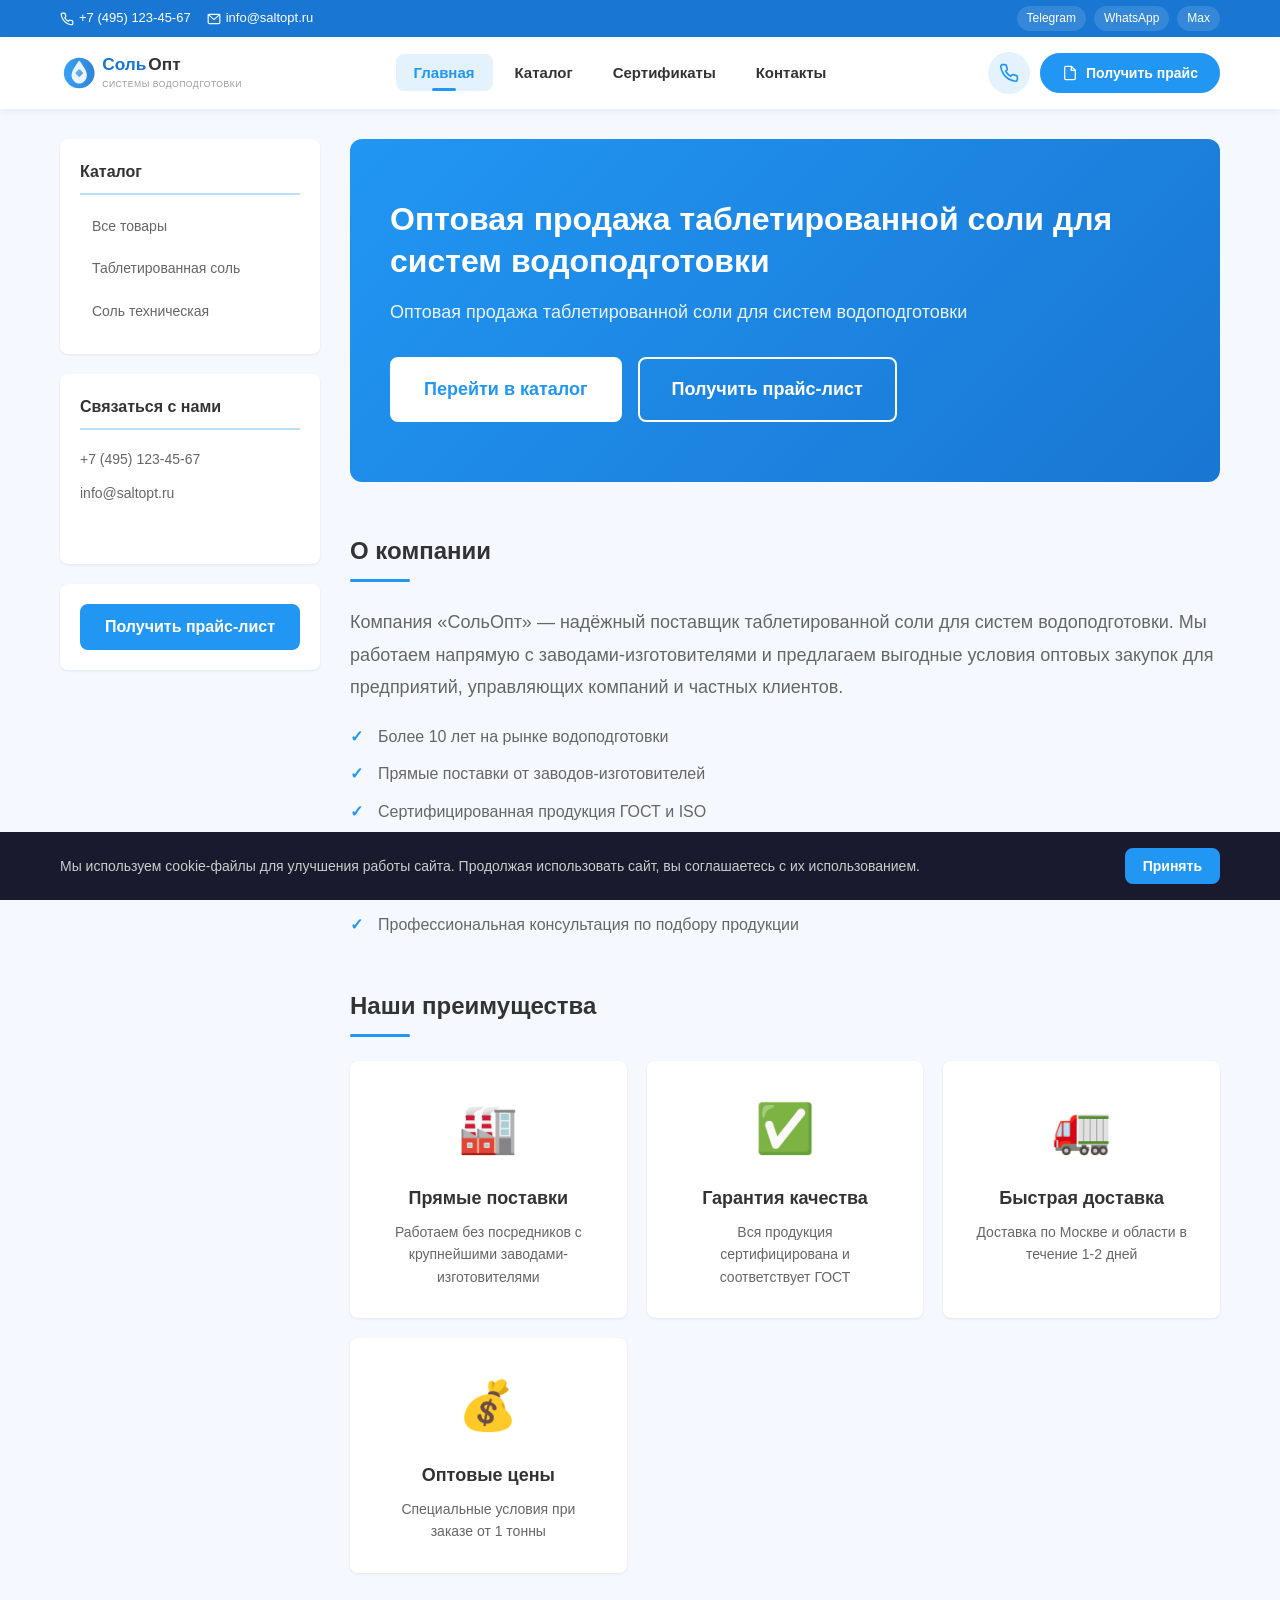
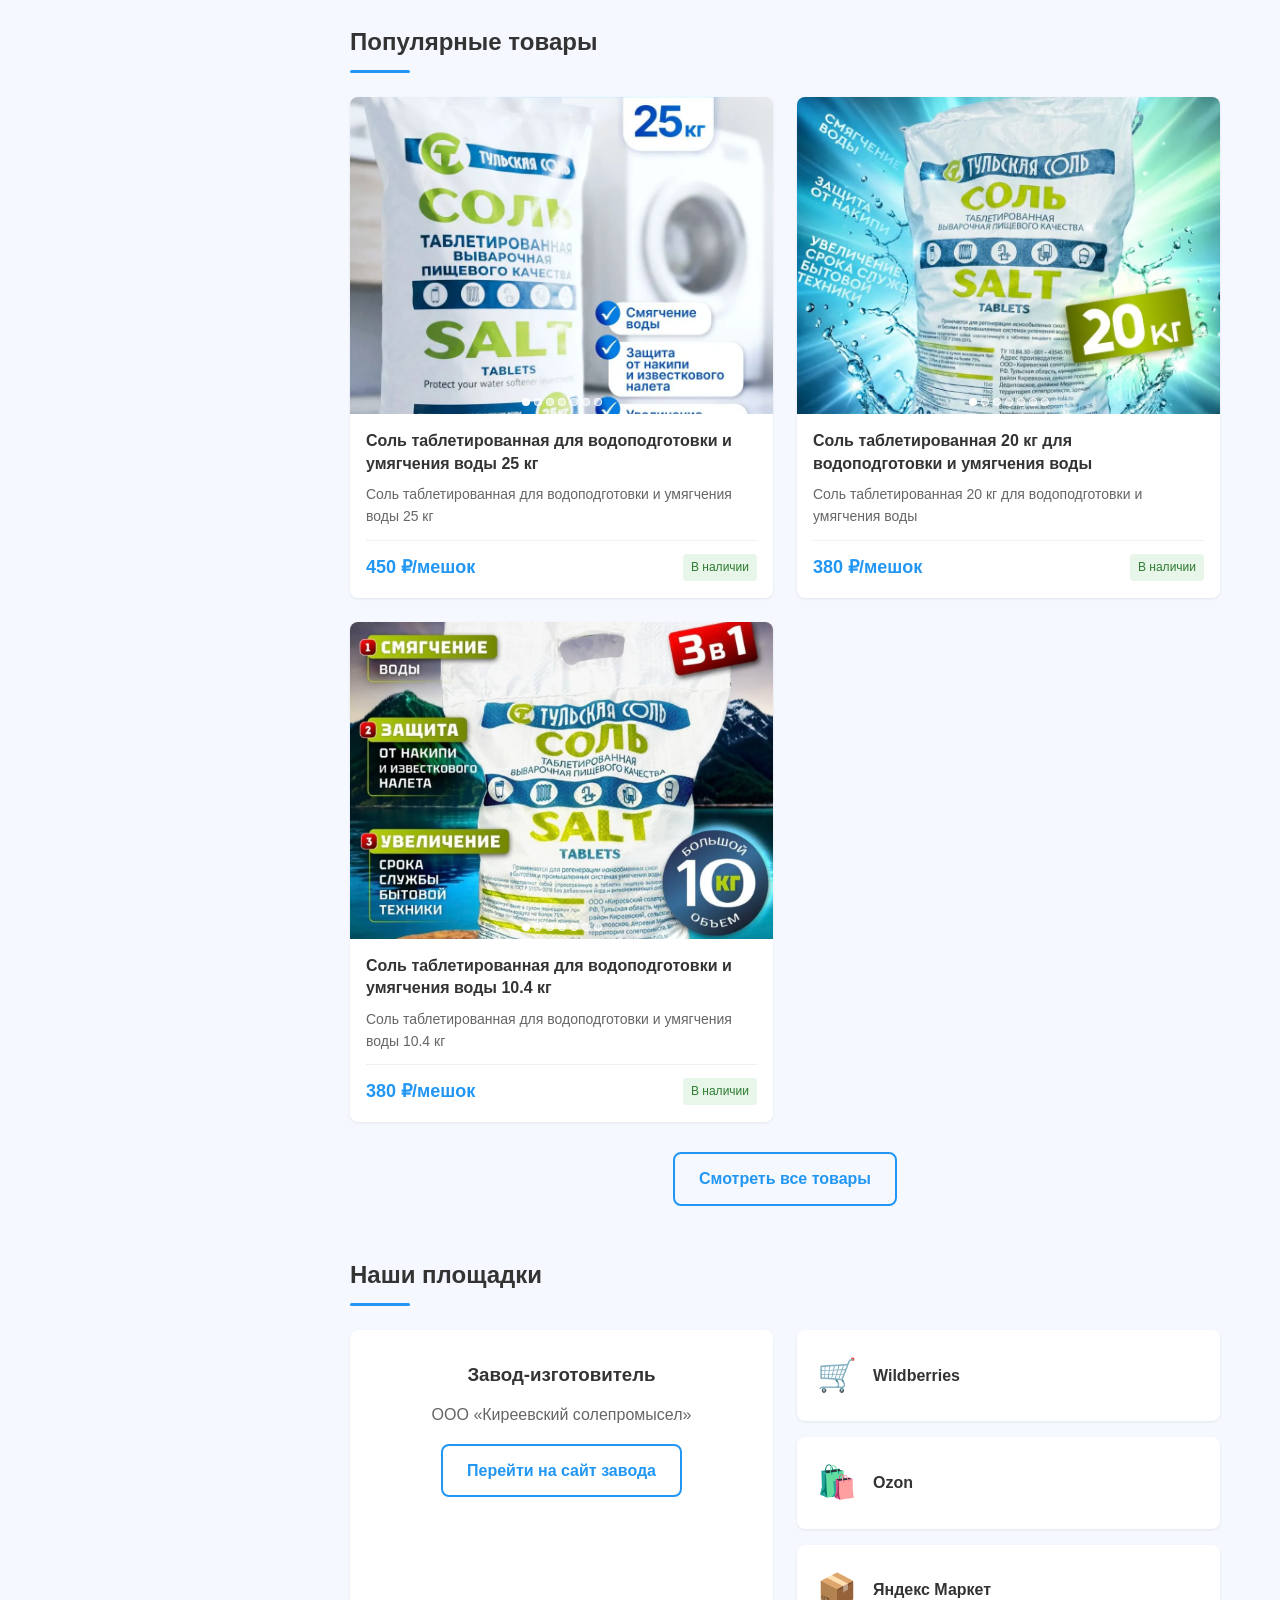
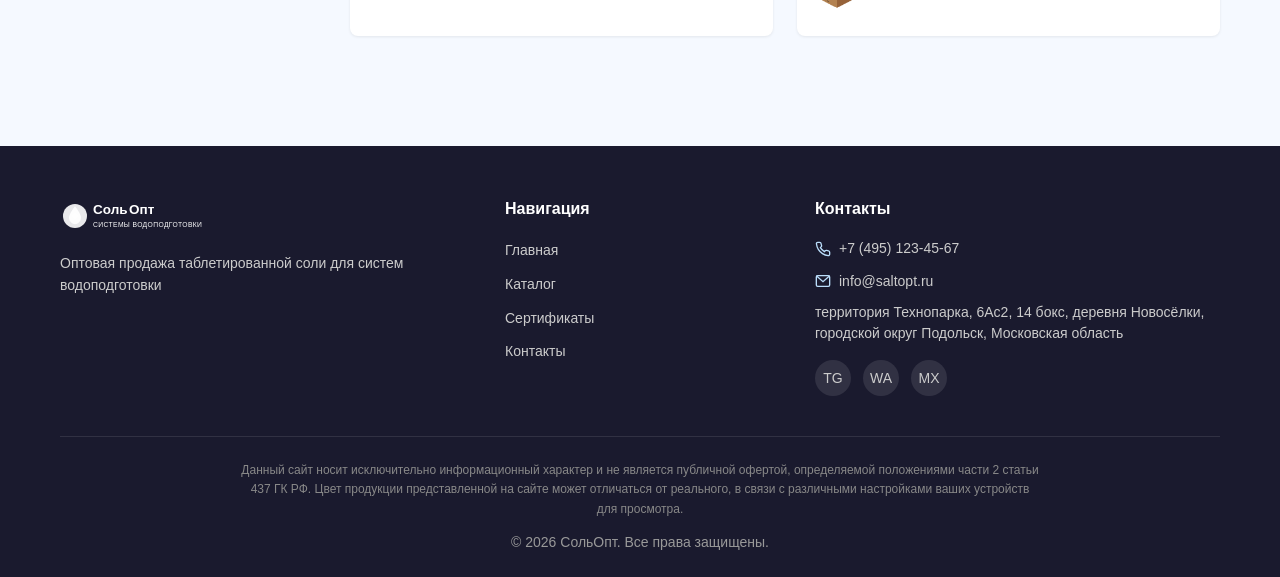
<file: index.html>
<!DOCTYPE html>
<html lang="ru">
<head>
  <meta charset="UTF-8">
  <meta name="viewport" content="width=device-width, initial-scale=1.0, viewport-fit=cover">
  <meta name="theme-color" content="#1976D2">
  <meta name="apple-mobile-web-app-status-bar-style" content="black-translucent">
  <meta name="description" content="СольОпт — оптовая продажа таблетированной соли для систем водоподготовки. Доставка по России.">
  <meta name="keywords" content="таблетированная соль, соль для водоподготовки, соль оптом">
  <meta name="robots" content="index, follow">
  <meta property="og:title" content="СольОпт — Оптовая продажа таблетированной соли">
  <meta property="og:description" content="Купить таблетированную соль оптом.">
  <meta property="og:type" content="website">
  <meta property="og:url" content="https://yourusername.github.io/salt-shop/">
  <meta property="og:image" content="assets/logo/og-image.jpg">
  <meta property="og:locale" content="ru_RU">
  <link rel="canonical" href="https://yourusername.github.io/salt-shop/">
  <link rel="icon" type="image/svg+xml" href="assets/logo/logo.svg">
  <title>СольОпт — Оптовая продажа таблетированной соли для водоподготовки</title>
  <link rel="stylesheet" href="css/main.css">
  <link rel="stylesheet" href="css/header.css">
  <link rel="stylesheet" href="css/footer.css">
  <link rel="stylesheet" href="css/menu.css">
  <link rel="stylesheet" href="css/modal.css">
  <link rel="stylesheet" href="css/mobile.css">
</head>
<body>
  <div id="header-placeholder"></div>
  <main class="main-content"><div class="container page-layout"><div id="sidebar-placeholder"></div><div class="page-content">
    <section class="hero" aria-label="Баннер"><div class="hero-inner">
      <h1 class="hero-title">Оптовая продажа таблетированной соли для систем водоподготовки</h1>
      <p class="hero-subtitle" id="hero-description"></p>
      <div class="hero-actions"><a href="catalog.html" class="btn btn-primary btn-lg">Перейти в каталог</a><button class="btn btn-outline btn-lg" id="hero-get-price">Получить прайс-лист</button></div>
    </div></section>
    <section class="section" aria-label="О компании"><h2 class="section-title">О компании</h2><p class="about-text" id="about-full-description"></p><ul class="about-list" id="about-list"></ul></section>
    <section class="section" aria-label="Преимущества"><h2 class="section-title">Наши преимущества</h2><div class="advantages-grid" id="advantages-grid"></div></section>
    <section class="section" aria-label="Популярные товары"><h2 class="section-title">Популярные товары</h2><div class="products-grid" id="popular-products"></div><div class="section-action"><a href="catalog.html" class="btn btn-outline">Смотреть все товары</a></div></section>
    <section class="section" aria-label="Площадки"><h2 class="section-title">Наши площадки</h2><div class="partners-grid"><div class="partner-card"><h3>Завод-изготовитель</h3><p id="manufacturer-name"></p><a href="" class="btn btn-outline" id="manufacturer-link" target="_blank" rel="noopener">Перейти на сайт завода</a></div><div class="marketplaces-cards" id="marketplaces-cards"></div></div></section>
  </div></div></main>
  <div id="footer-placeholder"></div>
  <div class="modal-overlay" id="price-modal" aria-hidden="true">
    <div class="modal" role="dialog" aria-labelledby="modal-title">
      <button class="modal-close" id="modal-close" aria-label="Закрыть"><svg width="24" height="24" viewBox="0 0 24 24" fill="none" stroke="currentColor" stroke-width="2"><line x1="18" y1="6" x2="6" y2="18"/><line x1="6" y1="6" x2="18" y2="18"/></svg></button>
      <h2 class="modal-title" id="modal-title">Получить прайс-лист</h2>
      <div id="price-form-container">
        <p class="modal-text">Оставьте контактные данные для получения прайс-листа</p>
        <form id="price-form" novalidate>
          <div class="form-group"><label for="price-name" class="form-label">Ваше имя</label><input type="text" id="price-name" name="name" class="form-input" placeholder="Иван Иванов"><span class="form-error" id="name-error"></span></div>
          <div class="form-group"><label for="price-phone" class="form-label">Телефон *</label><input type="tel" id="price-phone" name="phone" class="form-input" placeholder="+7 (___) ___-__-__" required><span class="form-error" id="phone-error"></span></div>
          <div class="form-group"><label for="price-email" class="form-label">Электронная почта *</label><input type="email" id="price-email" name="email" class="form-input" placeholder="example@mail.ru" required><span class="form-error" id="email-error"></span></div>
          <div class="form-group form-checkbox"><input type="checkbox" id="price-agree" name="agree" required><label for="price-agree">Согласен на обработку персональных данных</label><span class="form-error" id="agree-error"></span></div>
          <button type="submit" class="btn btn-primary btn-block" id="price-submit">Отправить</button>
        </form></div>
      <div id="price-success-container" class="hidden"><div class="success-icon">✅</div><p class="success-text">Спасибо! Ваши данные отправлены менеджеру.</p><a href="" class="btn btn-primary btn-block" id="download-price-btn" download>Скачать прайс-лист</a></div>
    </div></div>
  <div class="cookie-banner" id="cookie-banner" aria-hidden="true"><div class="cookie-inner">
    <p>Мы используем cookie-файлы для улучшения работы сайта. Продолжая использовать сайт, вы соглашаетесь с их использованием.</p>
    <button class="btn btn-primary btn-sm" id="cookie-accept">Принять</button></div></div>
  <script src="js/utils.js"></script>
  <script src="js/cookies.js"></script>
  <script src="js/session.js"></script>
  <script src="js/config-loader.js"></script>
  <script src="js/template.js"></script>
  <script src="js/price-request.js"></script>
  <script src="js/catalog.js"></script>
  <script src="js/seo.js"></script>
  <script src="js/app.js"></script>
  <script>document.addEventListener("DOMContentLoaded",function(){App.init("home")});</script>
</body>
</html>
</file>
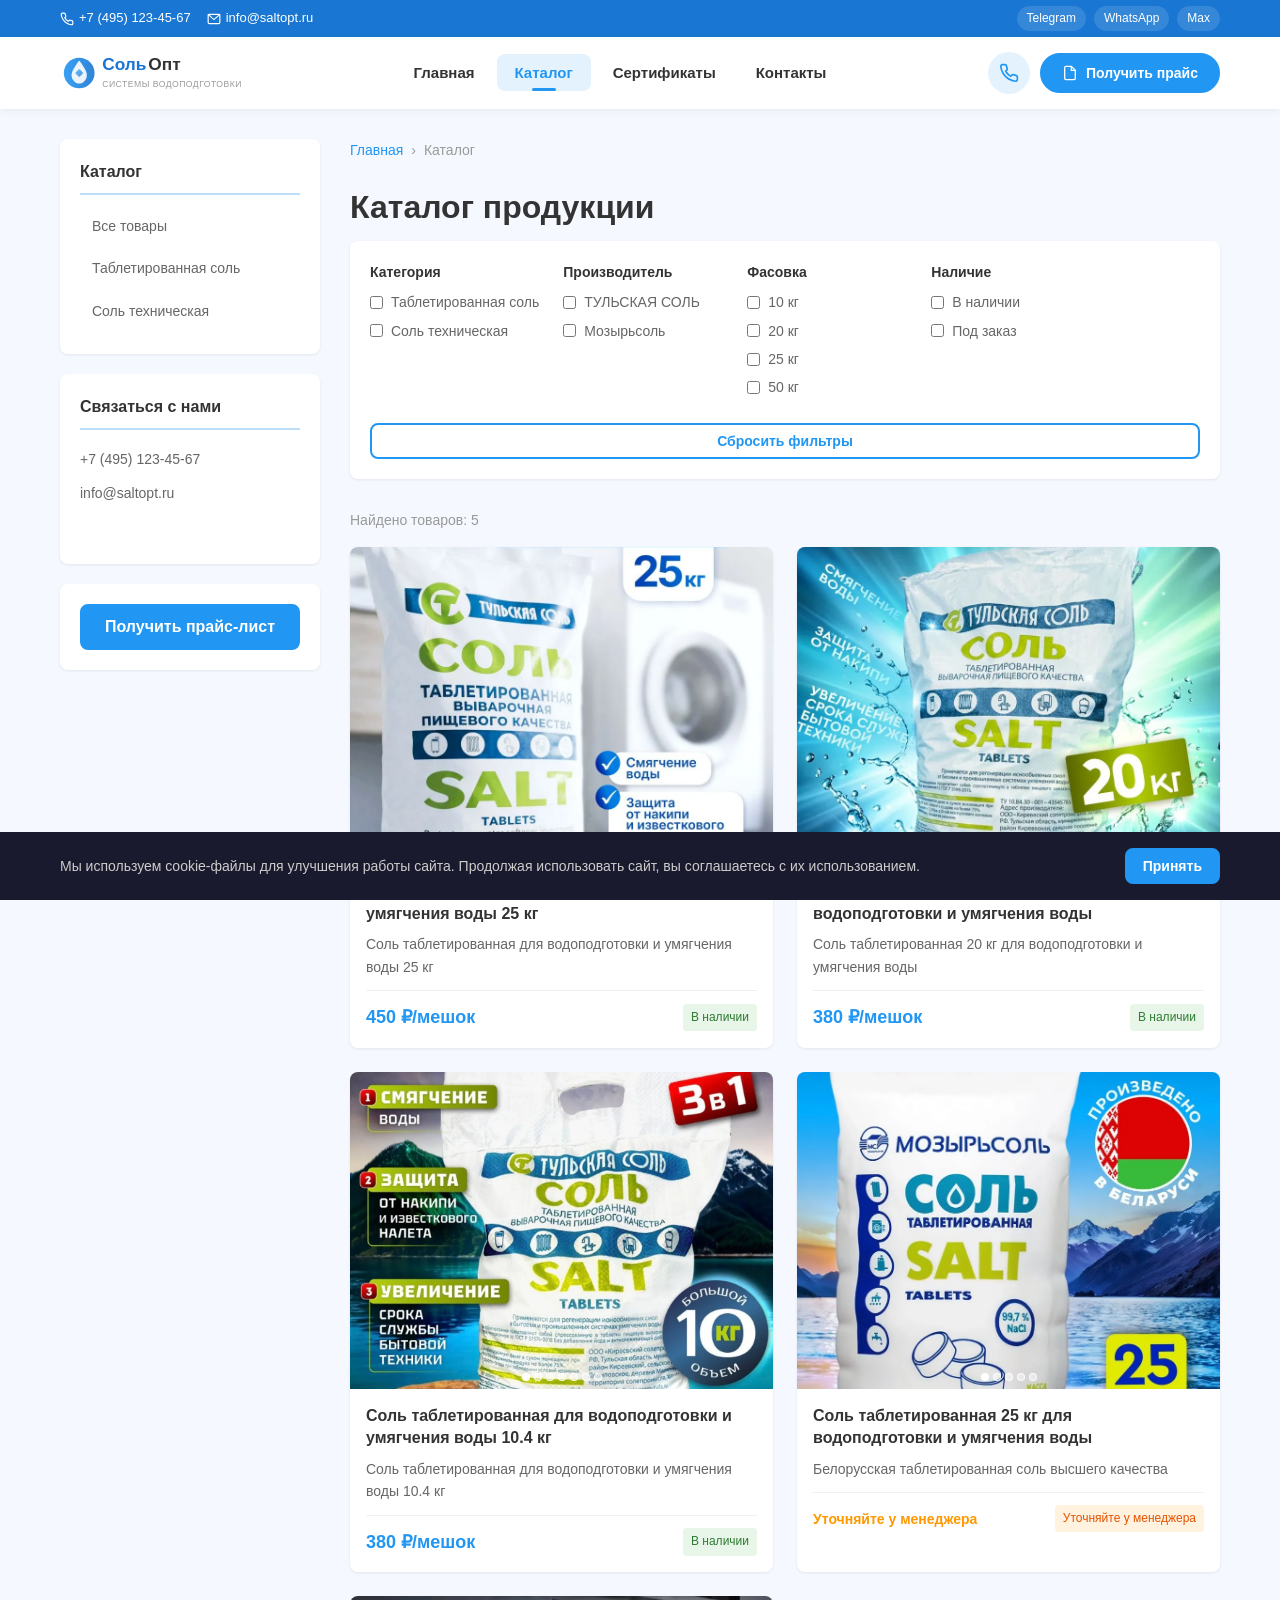
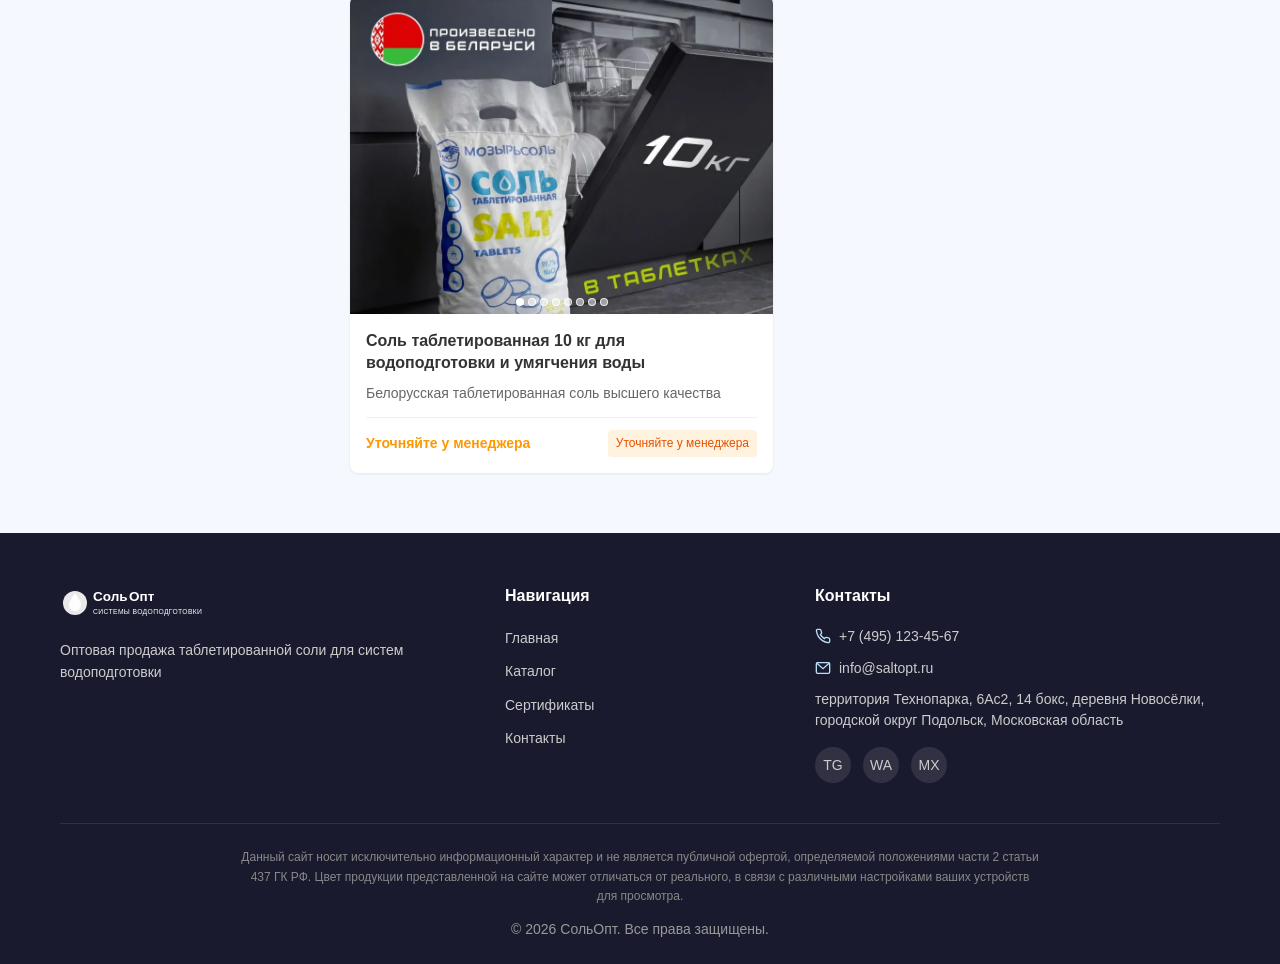
<file: catalog.html>
<!DOCTYPE html>
<html lang="ru">
<head>
  <meta charset="UTF-8">
  <meta name="viewport" content="width=device-width, initial-scale=1.0, viewport-fit=cover">
  <meta name="theme-color" content="#1976D2">
  <meta name="apple-mobile-web-app-status-bar-style" content="black-translucent">
  <meta name="description" content="Каталог таблетированной соли для водоподготовки. Оптовые цены.">
  <meta name="robots" content="index, follow">
  <link rel="canonical" href="https://yourusername.github.io/salt-shop/catalog.html">
  <link rel="icon" type="image/svg+xml" href="assets/logo/logo.svg">
  <title>Каталог таблетированной соли — СольОпт</title>
  <link rel="stylesheet" href="css/main.css">
  <link rel="stylesheet" href="css/header.css">
  <link rel="stylesheet" href="css/footer.css">
  <link rel="stylesheet" href="css/menu.css">
  <link rel="stylesheet" href="css/modal.css">
  <link rel="stylesheet" href="css/mobile.css">
  <link rel="stylesheet" href="css/catalog.css">
</head>
<body>
  <div id="header-placeholder"></div>
  <main class="main-content"><div class="container page-layout"><div id="sidebar-placeholder"></div><div class="page-content">
    <nav class="breadcrumbs" aria-label="Хлебные крошки"><ol itemscope itemtype="https://schema.org/BreadcrumbList"><li itemprop="itemListElement" itemscope itemtype="https://schema.org/ListItem"><a itemprop="item" href="index.html"><span itemprop="name">Главная</span></a><meta itemprop="position" content="1"></li><li itemprop="itemListElement" itemscope itemtype="https://schema.org/ListItem"><span itemprop="name" class="breadcrumb-current">Каталог</span><meta itemprop="position" content="2"></li></ol></nav>
    <h1 class="page-title">Каталог продукции</h1>
    <section class="catalog-filters" aria-label="Фильтры"><div class="filter-toggle-mobile"><button class="btn btn-outline btn-sm" id="filter-toggle-btn"><svg width="16" height="16" viewBox="0 0 24 24" fill="none" stroke="currentColor" stroke-width="2"><polygon points="22 3 2 3 10 12.46 10 19 14 21 14 12.46 22 3"/></svg> Фильтры</button></div><div class="filters-panel" id="filters-panel"><div class="filter-group"><h3 class="filter-title">Категория</h3><div class="filter-options" id="filter-categories"></div></div><div class="filter-group"><h3 class="filter-title">Производитель</h3><div class="filter-options" id="filter-manufacturers"></div></div><div class="filter-group"><h3 class="filter-title">Фасовка</h3><div class="filter-options" id="filter-weights"></div></div><div class="filter-group"><h3 class="filter-title">Наличие</h3><div class="filter-options" id="filter-availability"></div></div><button class="btn btn-outline btn-sm btn-block" id="filter-reset">Сбросить фильтры</button></div></section>
    <section class="catalog-products" aria-label="Товары"><div class="products-count" id="products-count"></div><div class="products-grid" id="catalog-products-grid"></div><div class="no-products hidden" id="no-products"><p>Товары не найдены.</p></div></section>
  </div></div></main>
  <div id="footer-placeholder"></div>
  <div class="modal-overlay" id="product-modal" aria-hidden="true"><div class="modal modal-product" role="dialog"><button class="modal-close" id="product-modal-close" aria-label="Закрыть"><svg width="24" height="24" viewBox="0 0 24 24" fill="none" stroke="currentColor" stroke-width="2"><line x1="18" y1="6" x2="6" y2="18"/><line x1="6" y1="6" x2="18" y2="18"/></svg></button><div class="product-detail" id="product-detail"></div></div></div>
  <div class="modal-overlay" id="price-modal" aria-hidden="true">
    <div class="modal" role="dialog" aria-labelledby="modal-title">
      <button class="modal-close" id="modal-close" aria-label="Закрыть"><svg width="24" height="24" viewBox="0 0 24 24" fill="none" stroke="currentColor" stroke-width="2"><line x1="18" y1="6" x2="6" y2="18"/><line x1="6" y1="6" x2="18" y2="18"/></svg></button>
      <h2 class="modal-title" id="modal-title">Получить прайс-лист</h2>
      <div id="price-form-container">
        <p class="modal-text">Оставьте контактные данные для получения прайс-листа</p>
        <form id="price-form" novalidate>
          <div class="form-group"><label for="price-name" class="form-label">Ваше имя</label><input type="text" id="price-name" name="name" class="form-input" placeholder="Иван Иванов"><span class="form-error" id="name-error"></span></div>
          <div class="form-group"><label for="price-phone" class="form-label">Телефон *</label><input type="tel" id="price-phone" name="phone" class="form-input" placeholder="+7 (___) ___-__-__" required><span class="form-error" id="phone-error"></span></div>
          <div class="form-group"><label for="price-email" class="form-label">Электронная почта *</label><input type="email" id="price-email" name="email" class="form-input" placeholder="example@mail.ru" required><span class="form-error" id="email-error"></span></div>
          <div class="form-group form-checkbox"><input type="checkbox" id="price-agree" name="agree" required><label for="price-agree">Согласен на обработку персональных данных</label><span class="form-error" id="agree-error"></span></div>
          <button type="submit" class="btn btn-primary btn-block" id="price-submit">Отправить</button>
        </form></div>
      <div id="price-success-container" class="hidden"><div class="success-icon">✅</div><p class="success-text">Спасибо! Ваши данные отправлены менеджеру.</p><a href="" class="btn btn-primary btn-block" id="download-price-btn" download>Скачать прайс-лист</a></div>
    </div></div>
  <div class="cookie-banner" id="cookie-banner" aria-hidden="true"><div class="cookie-inner">
    <p>Мы используем cookie-файлы для улучшения работы сайта. Продолжая использовать сайт, вы соглашаетесь с их использованием.</p>
    <button class="btn btn-primary btn-sm" id="cookie-accept">Принять</button></div></div>
  <script src="js/utils.js"></script>
  <script src="js/cookies.js"></script>
  <script src="js/session.js"></script>
  <script src="js/config-loader.js"></script>
  <script src="js/template.js"></script>
  <script src="js/price-request.js"></script>
  <script src="js/catalog.js"></script>
  <script src="js/seo.js"></script>
  <script src="js/app.js"></script>
  <script>document.addEventListener("DOMContentLoaded",function(){App.init("catalog")});</script>
</body>
</html>
</file>
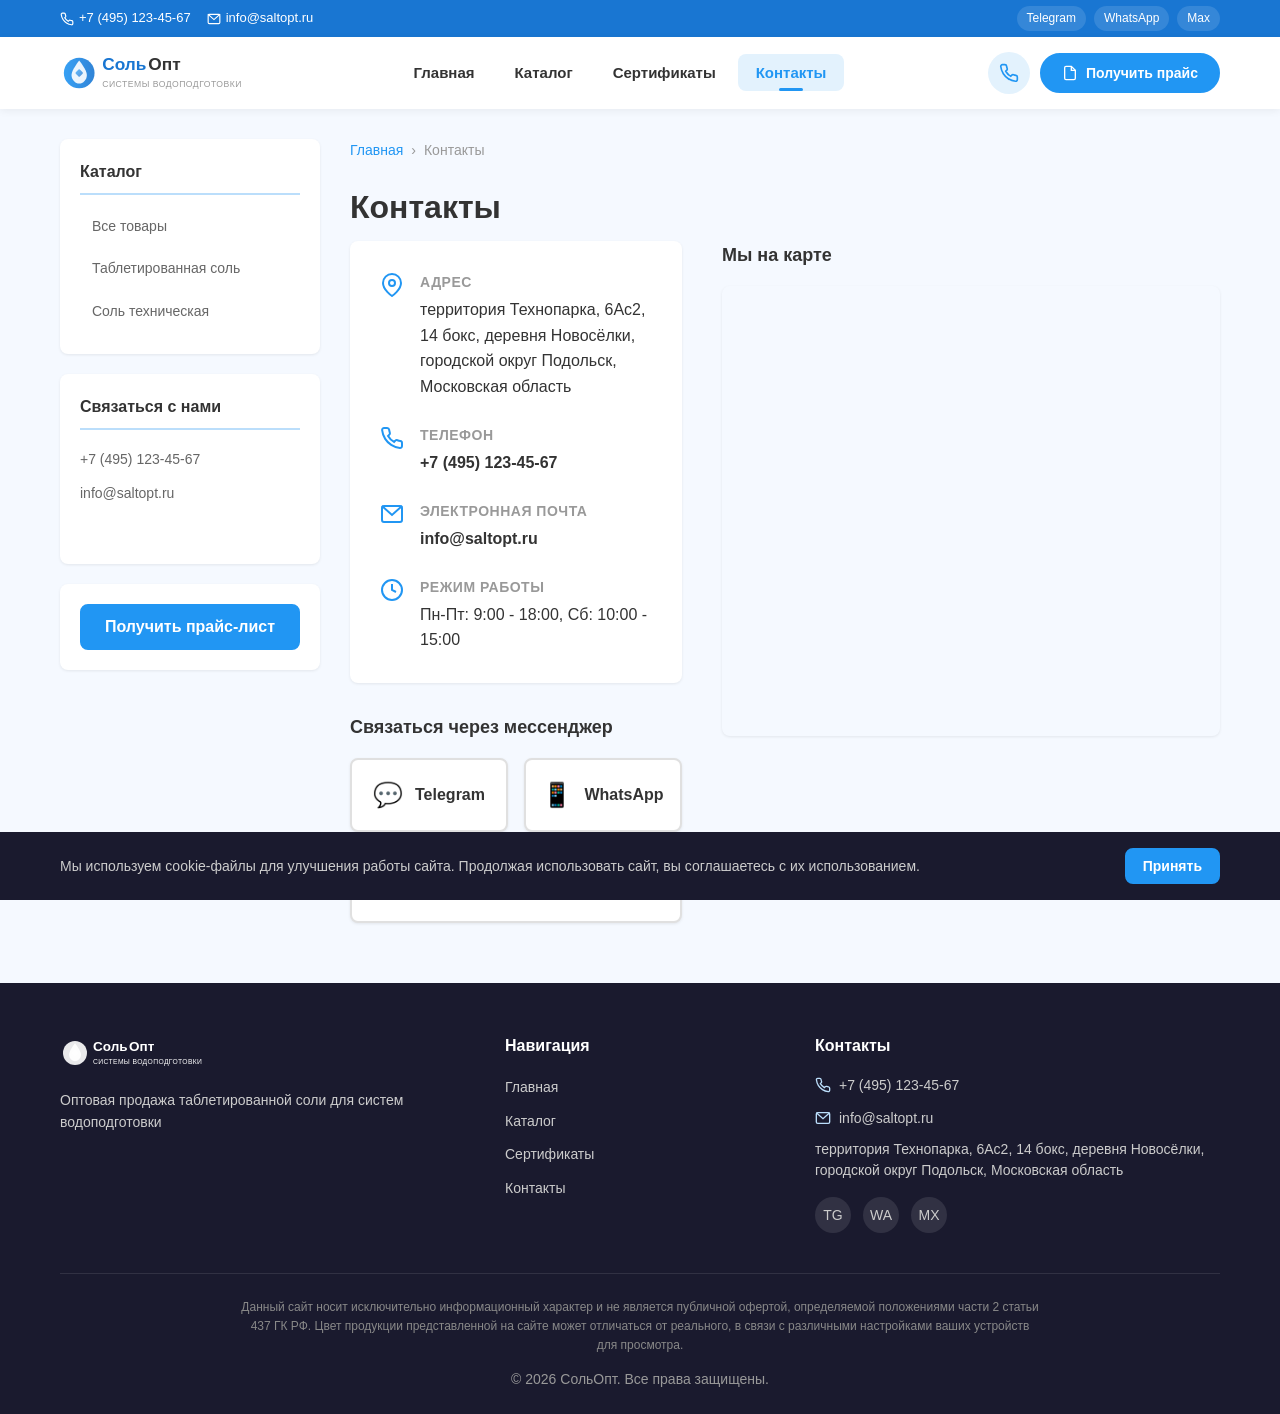
<file: contacts.html>
<!DOCTYPE html>
<html lang="ru">
<head>
  <meta charset="UTF-8">
  <meta name="viewport" content="width=device-width, initial-scale=1.0, viewport-fit=cover">
  <meta name="theme-color" content="#1976D2">
  <meta name="apple-mobile-web-app-status-bar-style" content="black-translucent">
  <meta name="description" content="Контакты компании СольОпт. Адрес, телефон, мессенджеры.">
  <meta name="robots" content="index, follow">
  <link rel="canonical" href="https://yourusername.github.io/salt-shop/contacts.html">
  <link rel="icon" type="image/svg+xml" href="assets/logo/logo.svg">
  <title>Контакты — СольОпт</title>
  <link rel="stylesheet" href="css/main.css">
  <link rel="stylesheet" href="css/header.css">
  <link rel="stylesheet" href="css/footer.css">
  <link rel="stylesheet" href="css/menu.css">
  <link rel="stylesheet" href="css/modal.css">
  <link rel="stylesheet" href="css/mobile.css">
  <link rel="stylesheet" href="css/contacts.css">
</head>
<body>
  <div id="header-placeholder"></div>
  <main class="main-content"><div class="container page-layout"><div id="sidebar-placeholder"></div><div class="page-content">
    <nav class="breadcrumbs" aria-label="Хлебные крошки"><ol itemscope itemtype="https://schema.org/BreadcrumbList"><li itemprop="itemListElement" itemscope itemtype="https://schema.org/ListItem"><a itemprop="item" href="index.html"><span itemprop="name">Главная</span></a><meta itemprop="position" content="1"></li><li itemprop="itemListElement" itemscope itemtype="https://schema.org/ListItem"><span itemprop="name" class="breadcrumb-current">Контакты</span><meta itemprop="position" content="2"></li></ol></nav>
    <h1 class="page-title">Контакты</h1>
    <div class="contacts-layout">
      <div class="contacts-info">
        <div class="contact-card">
          <div class="contact-item"><svg width="24" height="24" viewBox="0 0 24 24" fill="none" stroke="#2196F3" stroke-width="2"><path d="M21 10c0 7-9 13-9 13s-9-6-9-13a9 9 0 0118 0z"/><circle cx="12" cy="10" r="3"/></svg><div><h3>Адрес</h3><p id="contact-address"></p></div></div>
          <div class="contact-item"><svg width="24" height="24" viewBox="0 0 24 24" fill="none" stroke="#2196F3" stroke-width="2"><path d="M22 16.92v3a2 2 0 01-2.18 2 19.79 19.79 0 01-8.63-3.07 19.5 19.5 0 01-6-6 19.79 19.79 0 01-3.07-8.67A2 2 0 014.11 2h3a2 2 0 012 1.72c.127.96.361 1.903.7 2.81a2 2 0 01-.45 2.11L8.09 9.91a16 16 0 006 6l1.27-1.27a2 2 0 012.11-.45c.907.339 1.85.573 2.81.7A2 2 0 0122 16.92z"/></svg><div><h3>Телефон</h3><a href="" id="contact-phone-link" class="contact-link"></a></div></div>
          <div class="contact-item"><svg width="24" height="24" viewBox="0 0 24 24" fill="none" stroke="#2196F3" stroke-width="2"><rect x="2" y="4" width="20" height="16" rx="2"/><polyline points="22,4 12,13 2,4"/></svg><div><h3>Электронная почта</h3><a href="" id="contact-email-link" class="contact-link"></a></div></div>
          <div class="contact-item"><svg width="24" height="24" viewBox="0 0 24 24" fill="none" stroke="#2196F3" stroke-width="2"><circle cx="12" cy="12" r="10"/><polyline points="12 6 12 12 16 14"/></svg><div><h3>Режим работы</h3><p id="contact-hours"></p></div></div>
        </div>
        <div class="contact-messengers"><h2 class="section-title-sm">Связаться через мессенджер</h2><div class="messengers-grid" id="contact-messengers-grid"></div></div>
      </div>
      <div class="contacts-map"><h2 class="section-title-sm">Мы на карте</h2>
        <div class="map-container"><iframe id="contact-map" width="100%" height="450" frameborder="0" style="border:0" allowfullscreen loading="lazy" title="Карта" src=""></iframe></div>
      </div>
    </div>
  </div></div></main>
  <div id="footer-placeholder"></div>
  <div class="modal-overlay" id="price-modal" aria-hidden="true">
    <div class="modal" role="dialog" aria-labelledby="modal-title">
      <button class="modal-close" id="modal-close" aria-label="Закрыть"><svg width="24" height="24" viewBox="0 0 24 24" fill="none" stroke="currentColor" stroke-width="2"><line x1="18" y1="6" x2="6" y2="18"/><line x1="6" y1="6" x2="18" y2="18"/></svg></button>
      <h2 class="modal-title" id="modal-title">Получить прайс-лист</h2>
      <div id="price-form-container">
        <p class="modal-text">Оставьте контактные данные для получения прайс-листа</p>
        <form id="price-form" novalidate>
          <div class="form-group"><label for="price-name" class="form-label">Ваше имя</label><input type="text" id="price-name" name="name" class="form-input" placeholder="Иван Иванов"><span class="form-error" id="name-error"></span></div>
          <div class="form-group"><label for="price-phone" class="form-label">Телефон *</label><input type="tel" id="price-phone" name="phone" class="form-input" placeholder="+7 (___) ___-__-__" required><span class="form-error" id="phone-error"></span></div>
          <div class="form-group"><label for="price-email" class="form-label">Электронная почта *</label><input type="email" id="price-email" name="email" class="form-input" placeholder="example@mail.ru" required><span class="form-error" id="email-error"></span></div>
          <div class="form-group form-checkbox"><input type="checkbox" id="price-agree" name="agree" required><label for="price-agree">Согласен на обработку персональных данных</label><span class="form-error" id="agree-error"></span></div>
          <button type="submit" class="btn btn-primary btn-block" id="price-submit">Отправить</button>
        </form></div>
      <div id="price-success-container" class="hidden"><div class="success-icon">✅</div><p class="success-text">Спасибо! Ваши данные отправлены менеджеру.</p><a href="" class="btn btn-primary btn-block" id="download-price-btn" download>Скачать прайс-лист</a></div>
    </div></div>
  <div class="cookie-banner" id="cookie-banner" aria-hidden="true"><div class="cookie-inner">
    <p>Мы используем cookie-файлы для улучшения работы сайта. Продолжая использовать сайт, вы соглашаетесь с их использованием.</p>
    <button class="btn btn-primary btn-sm" id="cookie-accept">Принять</button></div></div>
  <script src="js/utils.js"></script>
  <script src="js/cookies.js"></script>
  <script src="js/session.js"></script>
  <script src="js/config-loader.js"></script>
  <script src="js/template.js"></script>
  <script src="js/price-request.js"></script>
  <script src="js/contacts.js"></script>
  <script src="js/seo.js"></script>
  <script src="js/app.js"></script>
  <script>document.addEventListener("DOMContentLoaded",function(){App.init("contacts")});</script>
</body>
</html>
</file>
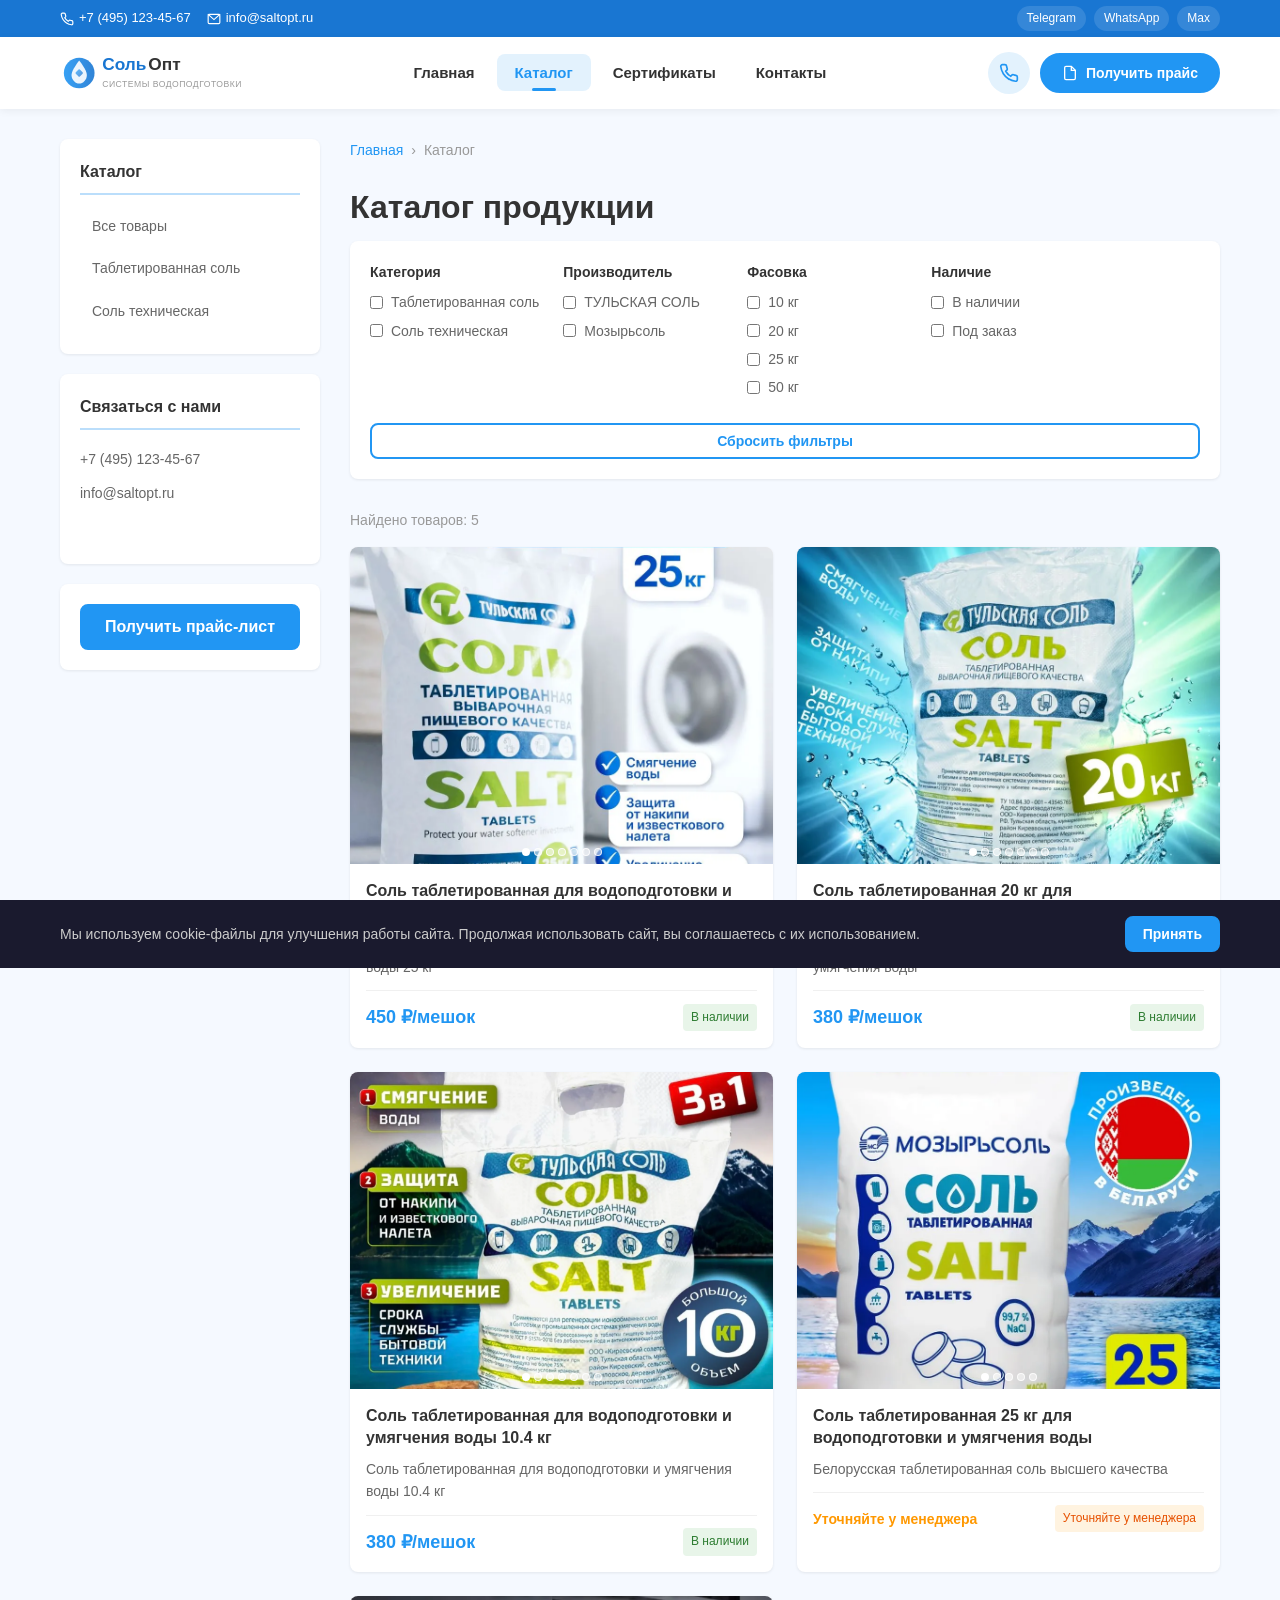
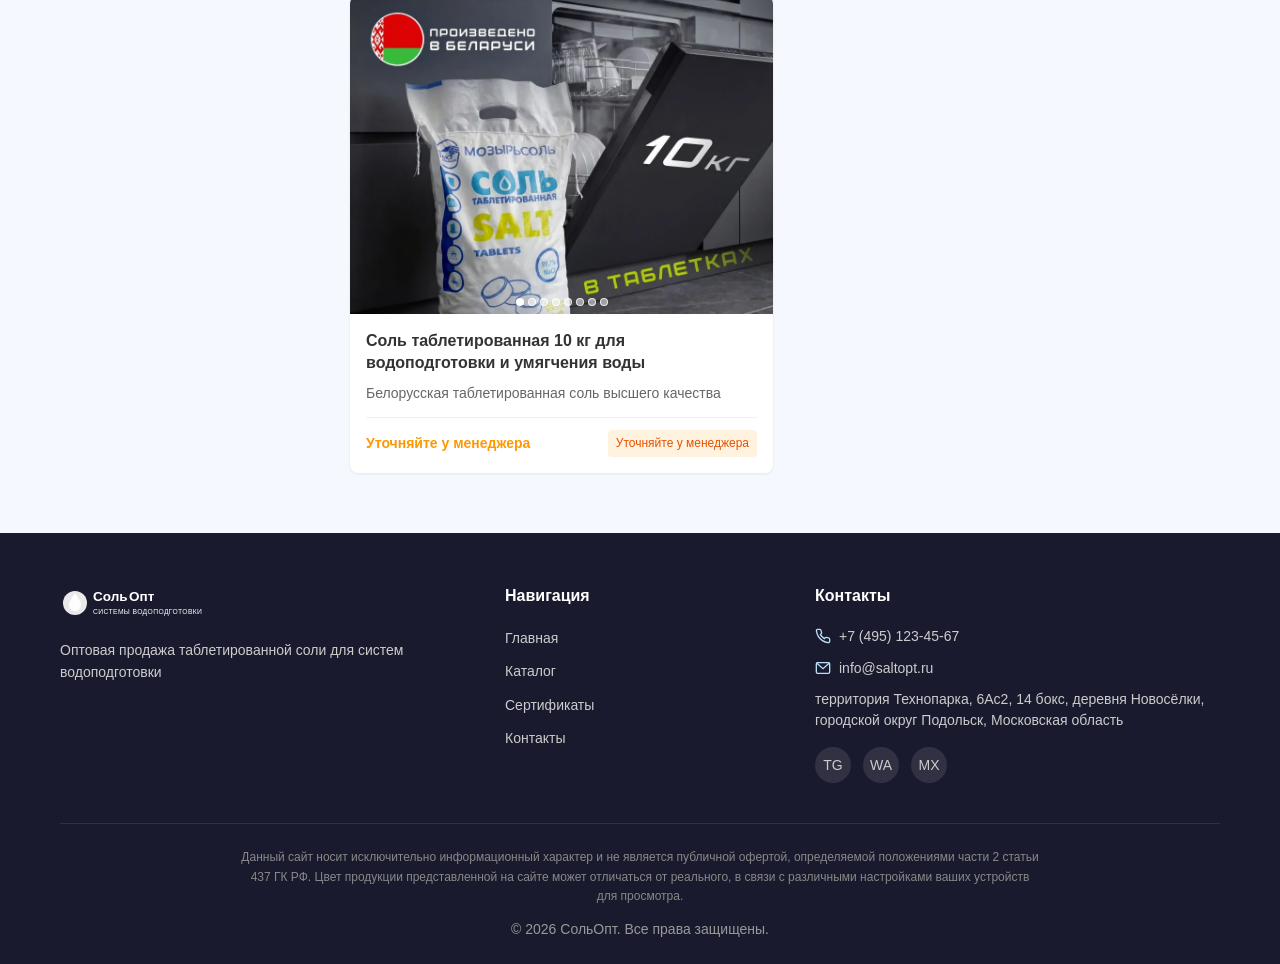
<file: product.html>
<!DOCTYPE html>
<html lang="ru">
<head>
  <meta charset="UTF-8">
  <meta name="viewport" content="width=device-width, initial-scale=1.0, viewport-fit=cover">
  <meta name="theme-color" content="#1976D2">
  <meta name="apple-mobile-web-app-status-bar-style" content="black-translucent">
  <meta name="description" content="">
  <meta name="robots" content="index, follow">
  <link rel="icon" type="image/svg+xml" href="assets/logo/logo.svg">
  <title>Товар — СольОпт</title>
  <link rel="stylesheet" href="css/main.css">
  <link rel="stylesheet" href="css/header.css">
  <link rel="stylesheet" href="css/footer.css">
  <link rel="stylesheet" href="css/menu.css">
  <link rel="stylesheet" href="css/modal.css">
  <link rel="stylesheet" href="css/mobile.css">
  <link rel="stylesheet" href="css/product.css">
</head>
<body>
  <div id="header-placeholder"></div>
  <main class="main-content"><div class="container page-layout"><div id="sidebar-placeholder"></div><div class="page-content">
    <nav class="breadcrumbs" aria-label="Хлебные крошки"><ol itemscope itemtype="https://schema.org/BreadcrumbList"><li itemprop="itemListElement" itemscope itemtype="https://schema.org/ListItem"><a itemprop="item" href="index.html"><span itemprop="name">Главная</span></a><meta itemprop="position" content="1"></li><li itemprop="itemListElement" itemscope itemtype="https://schema.org/ListItem"><a itemprop="item" href="catalog.html"><span itemprop="name">Каталог</span></a><meta itemprop="position" content="2"></li><li itemprop="itemListElement" itemscope itemtype="https://schema.org/ListItem"><span itemprop="name" class="breadcrumb-current" id="breadcrumb-product"></span><meta itemprop="position" content="3"></li></ol></nav>
    <article class="product-page" id="product-page" itemscope itemtype="https://schema.org/Product"></article>
  </div></div></main>
  <div id="footer-placeholder"></div>
  <div class="modal-overlay" id="price-modal" aria-hidden="true">
    <div class="modal" role="dialog" aria-labelledby="modal-title">
      <button class="modal-close" id="modal-close" aria-label="Закрыть"><svg width="24" height="24" viewBox="0 0 24 24" fill="none" stroke="currentColor" stroke-width="2"><line x1="18" y1="6" x2="6" y2="18"/><line x1="6" y1="6" x2="18" y2="18"/></svg></button>
      <h2 class="modal-title" id="modal-title">Получить прайс-лист</h2>
      <div id="price-form-container">
        <p class="modal-text">Оставьте контактные данные для получения прайс-листа</p>
        <form id="price-form" novalidate>
          <div class="form-group"><label for="price-name" class="form-label">Ваше имя</label><input type="text" id="price-name" name="name" class="form-input" placeholder="Иван Иванов"><span class="form-error" id="name-error"></span></div>
          <div class="form-group"><label for="price-phone" class="form-label">Телефон *</label><input type="tel" id="price-phone" name="phone" class="form-input" placeholder="+7 (___) ___-__-__" required><span class="form-error" id="phone-error"></span></div>
          <div class="form-group"><label for="price-email" class="form-label">Электронная почта *</label><input type="email" id="price-email" name="email" class="form-input" placeholder="example@mail.ru" required><span class="form-error" id="email-error"></span></div>
          <div class="form-group form-checkbox"><input type="checkbox" id="price-agree" name="agree" required><label for="price-agree">Согласен на обработку персональных данных</label><span class="form-error" id="agree-error"></span></div>
          <button type="submit" class="btn btn-primary btn-block" id="price-submit">Отправить</button>
        </form></div>
      <div id="price-success-container" class="hidden"><div class="success-icon">✅</div><p class="success-text">Спасибо! Ваши данные отправлены менеджеру.</p><a href="" class="btn btn-primary btn-block" id="download-price-btn" download>Скачать прайс-лист</a></div>
    </div></div>
  <div class="cookie-banner" id="cookie-banner" aria-hidden="true"><div class="cookie-inner">
    <p>Мы используем cookie-файлы для улучшения работы сайта. Продолжая использовать сайт, вы соглашаетесь с их использованием.</p>
    <button class="btn btn-primary btn-sm" id="cookie-accept">Принять</button></div></div>
  <script src="js/utils.js"></script>
  <script src="js/cookies.js"></script>
  <script src="js/session.js"></script>
  <script src="js/config-loader.js"></script>
  <script src="js/template.js"></script>
  <script src="js/price-request.js"></script>
  <script src="js/catalog.js"></script>
  <script src="js/product.js"></script>
  <script src="js/seo.js"></script>
  <script src="js/app.js"></script>
  <script>document.addEventListener("DOMContentLoaded",function(){App.init("product")});</script>
</body>
</html>
</file>
<file: css/main.css>
:root{--color-primary:#2196F3;--color-primary-dark:#1976D2;--color-primary-light:#BBDEFB;--color-primary-lightest:#E3F2FD;--color-white:#FFF;--color-bg:#F5F9FF;--color-text:#333;--color-text-light:#666;--color-text-muted:#999;--color-border:#E0E0E0;--color-border-light:#F0F0F0;--color-success:#4CAF50;--color-error:#F44336;--color-warning:#FF9800;--font-family:'Segoe UI',Tahoma,Geneva,Verdana,sans-serif;--font-size-base:16px;--font-size-sm:14px;--font-size-xs:12px;--font-size-lg:18px;--font-size-xl:24px;--font-size-2xl:32px;--border-radius:8px;--border-radius-sm:4px;--border-radius-lg:12px;--shadow-sm:0 1px 3px rgba(0,0,0,.08);--shadow-md:0 4px 12px rgba(0,0,0,.10);--shadow-lg:0 8px 24px rgba(0,0,0,.12);--container-max:1200px;--sidebar-width:260px;--transition:.3s ease}
*,*::before,*::after{box-sizing:border-box;margin:0;padding:0}
html{font-size:var(--font-size-base);scroll-behavior:smooth;-webkit-text-size-adjust:100%}
body{font-family:var(--font-family);color:var(--color-text);background:var(--color-bg);line-height:1.6;min-height:100vh;display:flex;flex-direction:column}
img{max-width:100%;height:auto;display:block}
a{color:var(--color-primary);text-decoration:none;transition:color var(--transition)}
a:hover{color:var(--color-primary-dark)}ul,ol{list-style:none}
.container{max-width:var(--container-max);margin:0 auto;padding:0 20px}
.page-layout{display:flex;gap:30px;padding-top:30px;padding-bottom:60px}
.page-content{flex:1;min-width:0}.main-content{flex:1}
.btn{display:inline-flex;align-items:center;justify-content:center;gap:8px;padding:12px 24px;font-size:var(--font-size-base);font-family:var(--font-family);font-weight:600;border:2px solid transparent;border-radius:var(--border-radius);cursor:pointer;transition:all var(--transition);text-align:center;white-space:nowrap}
.btn:hover{transform:translateY(-1px);box-shadow:var(--shadow-md)}.btn:active{transform:translateY(0)}
.btn-primary{background:var(--color-primary);color:var(--color-white);border-color:var(--color-primary)}
.btn-primary:hover{background:var(--color-primary-dark);border-color:var(--color-primary-dark);color:var(--color-white)}
.btn-outline{background:transparent;color:var(--color-primary);border-color:var(--color-primary)}
.btn-outline:hover{background:var(--color-primary);color:var(--color-white)}
.btn-lg{padding:16px 32px;font-size:var(--font-size-lg)}.btn-sm{padding:8px 16px;font-size:var(--font-size-sm)}.btn-block{width:100%}
.section{margin-bottom:50px}
.section-title{font-size:var(--font-size-xl);margin-bottom:24px;position:relative;padding-bottom:12px}
.section-title::after{content:'';position:absolute;bottom:0;left:0;width:60px;height:3px;background:var(--color-primary);border-radius:2px}
.section-title-sm{font-size:var(--font-size-lg);margin-bottom:16px}
.section-action{text-align:center;margin-top:30px}
.page-title{font-size:var(--font-size-2xl);margin-bottom:8px}
.page-subtitle{color:var(--color-text-light);margin-bottom:30px;font-size:var(--font-size-lg)}
.breadcrumbs{margin-bottom:20px}.breadcrumbs ol{display:flex;flex-wrap:wrap;gap:8px;font-size:var(--font-size-sm)}
.breadcrumbs li:not(:last-child)::after{content:'›';margin-left:8px;color:var(--color-text-muted)}
.breadcrumb-current{color:var(--color-text-muted)}
.hero{background:linear-gradient(135deg,var(--color-primary),var(--color-primary-dark));border-radius:var(--border-radius-lg);padding:60px 40px;margin-bottom:50px;color:var(--color-white)}
.hero-title{font-size:var(--font-size-2xl);margin-bottom:16px;line-height:1.3}
.hero-subtitle{font-size:var(--font-size-lg);opacity:.9;margin-bottom:30px;max-width:600px}
.hero-actions{display:flex;gap:16px;flex-wrap:wrap}
.hero .btn-primary{background:var(--color-white);color:var(--color-primary);border-color:var(--color-white)}
.hero .btn-primary:hover{background:var(--color-primary-lightest);color:var(--color-primary-dark)}
.hero .btn-outline{color:var(--color-white);border-color:var(--color-white)}
.hero .btn-outline:hover{background:var(--color-white);color:var(--color-primary)}
.about-text{font-size:var(--font-size-lg);color:var(--color-text-light);margin-bottom:20px;line-height:1.8}
.about-list{display:grid;gap:12px}.about-list li{padding-left:28px;position:relative;color:var(--color-text-light)}
.about-list li::before{content:'✓';position:absolute;left:0;color:var(--color-primary);font-weight:700}
.advantages-grid{display:grid;grid-template-columns:repeat(auto-fit,minmax(250px,1fr));gap:20px}
.advantage-card{background:var(--color-white);border-radius:var(--border-radius);padding:30px;box-shadow:var(--shadow-sm);text-align:center;transition:transform var(--transition),box-shadow var(--transition)}
.advantage-card:hover{transform:translateY(-4px);box-shadow:var(--shadow-md)}
.advantage-icon{font-size:48px;margin-bottom:16px}.advantage-title{font-size:var(--font-size-lg);margin-bottom:8px}
.advantage-text{color:var(--color-text-light);font-size:var(--font-size-sm)}
.products-grid{display:grid;grid-template-columns:repeat(auto-fill,minmax(280px,1fr));gap:24px}
.products-count{color:var(--color-text-muted);margin-bottom:16px;font-size:var(--font-size-sm)}
.product-card{background:var(--color-white);border-radius:var(--border-radius);overflow:hidden;box-shadow:var(--shadow-sm);cursor:pointer;transition:transform var(--transition),box-shadow var(--transition)}
.product-card:hover{transform:translateY(-4px);box-shadow:var(--shadow-lg)}
.product-card-image{position:relative;width:100%;padding-top:75%;overflow:hidden;background:var(--color-border-light)}
.product-card-image img{position:absolute;top:0;left:0;width:100%;height:100%;object-fit:cover;transition:opacity .3s}
.product-card-gallery{position:absolute;bottom:8px;left:50%;transform:translateX(-50%);display:flex;gap:4px}
.gallery-dot{width:8px;height:8px;border-radius:50%;background:rgba(255,255,255,.5);border:1px solid rgba(255,255,255,.8)}
.gallery-dot.active{background:var(--color-white)}
.product-card-body{padding:16px}.product-card-title{font-size:var(--font-size-base);font-weight:600;margin-bottom:8px;line-height:1.4}
.product-card-desc{font-size:var(--font-size-sm);color:var(--color-text-light);margin-bottom:12px;display:-webkit-box;-webkit-line-clamp:2;-webkit-box-orient:vertical;overflow:hidden}
.product-card-meta{display:flex;justify-content:space-between;align-items:center;padding-top:12px;border-top:1px solid var(--color-border-light)}
.product-card-price{font-size:var(--font-size-lg);font-weight:700;color:var(--color-primary)}
.product-card-price.ask-manager{font-size:var(--font-size-sm);color:var(--color-warning);font-weight:600}
.product-card-availability{font-size:var(--font-size-xs);padding:4px 8px;border-radius:var(--border-radius-sm)}
.availability-in-stock{background:#E8F5E9;color:#2E7D32}.availability-ask{background:#FFF3E0;color:#E65100}
.partners-grid{display:grid;grid-template-columns:1fr 1fr;gap:24px}
.partner-card{background:var(--color-white);border-radius:var(--border-radius);padding:30px;box-shadow:var(--shadow-sm);text-align:center}
.partner-card h3{margin-bottom:12px}.partner-card p{color:var(--color-text-light);margin-bottom:16px}
.marketplaces-cards{display:grid;gap:16px}
.marketplace-card{background:var(--color-white);border-radius:var(--border-radius);padding:20px;box-shadow:var(--shadow-sm);display:flex;align-items:center;gap:16px;transition:transform var(--transition),box-shadow var(--transition)}
.marketplace-card:hover{transform:translateY(-2px);box-shadow:var(--shadow-md);color:var(--color-text)}
.marketplace-icon{font-size:32px}.marketplace-name{font-weight:600;color:var(--color-text)}
.form-group{margin-bottom:16px}.form-label{display:block;margin-bottom:6px;font-weight:600;font-size:var(--font-size-sm)}
.form-input{width:100%;padding:12px 16px;border:2px solid var(--color-border);border-radius:var(--border-radius);font-size:var(--font-size-base);font-family:var(--font-family);transition:border-color var(--transition);background:var(--color-white)}
.form-input:focus{outline:none;border-color:var(--color-primary)}.form-input.error{border-color:var(--color-error)}
.form-error{display:block;color:var(--color-error);font-size:var(--font-size-xs);margin-top:4px;min-height:16px}
.form-checkbox{display:flex;align-items:flex-start;gap:8px}
.form-checkbox input[type="checkbox"]{margin-top:4px;accent-color:var(--color-primary)}
.form-checkbox label{font-size:var(--font-size-sm);color:var(--color-text-light);cursor:pointer}
.hidden{display:none!important}.no-products{text-align:center;padding:60px 20px;color:var(--color-text-muted);font-size:var(--font-size-lg)}
@media(max-width:992px){.page-layout{flex-direction:column}#sidebar-placeholder{display:none}.partners-grid{grid-template-columns:1fr}}
</file>
<file: css/header.css>
.header-top{background:var(--color-primary-dark);color:var(--color-white);padding:6px 0;font-size:13px}
.header-top-inner{display:flex;justify-content:space-between;align-items:center;gap:12px}
.header-contacts-top{display:flex;gap:16px;align-items:center}
.header-phone,.header-email{color:var(--color-white);display:inline-flex;align-items:center;gap:5px;font-size:13px;white-space:nowrap;transition:opacity .2s}
.header-phone:hover,.header-email:hover{opacity:.8;color:var(--color-white)}
.header-messengers{display:flex;gap:8px;align-items:center}
.messenger-link{display:inline-flex;align-items:center;gap:4px;color:var(--color-white);font-size:12px;padding:3px 10px;border-radius:20px;background:rgba(255,255,255,.12);transition:background .2s;white-space:nowrap}
.messenger-link:hover{background:rgba(255,255,255,.25);color:var(--color-white)}
.header-main{background:var(--color-white);box-shadow:0 2px 8px rgba(0,0,0,.06);padding:12px 0;position:sticky;top:0;z-index:100;transition:box-shadow .3s}
.header-main.scrolled{box-shadow:0 4px 20px rgba(0,0,0,.10)}
.header-main-inner{display:flex;align-items:center;justify-content:space-between;gap:16px}
.logo img{height:48px;width:auto;transition:opacity .2s}.logo:hover img{opacity:.85}
.main-nav{flex:1}.nav-list{display:flex;gap:4px;justify-content:center}
.nav-link{position:relative;padding:10px 18px;color:var(--color-text);font-weight:600;font-size:15px;border-radius:var(--border-radius);transition:color .2s,background .2s}
.nav-link:hover{color:var(--color-primary);background:var(--color-primary-lightest)}
.nav-link.active{color:var(--color-primary);background:var(--color-primary-lightest)}
.nav-link.active::after{content:'';position:absolute;bottom:0;left:50%;transform:translateX(-50%);width:24px;height:3px;background:var(--color-primary);border-radius:3px}
.header-actions{display:flex;gap:10px;align-items:center}
.header-action-phone{display:flex;align-items:center;justify-content:center;width:42px;height:42px;border-radius:50%;background:var(--color-primary-lightest);color:var(--color-primary);transition:background .2s,color .2s}
.header-action-phone:hover{background:var(--color-primary);color:var(--color-white)}
.btn-price{font-size:14px;padding:10px 20px;border-radius:24px}.btn-price-label{display:inline}
.burger-btn{display:none;align-items:center;justify-content:center;width:44px;height:44px;background:none;border:none;cursor:pointer;padding:0;z-index:200;-webkit-tap-highlight-color:transparent;position:relative}
.burger-icon{display:block;width:24px;height:18px;position:relative}
.burger-line{display:block;position:absolute;left:0;width:100%;height:2px;background:var(--color-text);border-radius:2px;transition:transform .35s cubic-bezier(.4,.01,.165,.99),opacity .25s ease}
.burger-line--top{top:0}.burger-line--mid{top:50%;transform:translateY(-50%)}.burger-line--bot{bottom:0}
.burger-btn.active .burger-line--top{top:50%;transform:translateY(-50%) rotate(45deg)}
.burger-btn.active .burger-line--mid{opacity:0;transform:translateY(-50%) scaleX(0)}
.burger-btn.active .burger-line--bot{bottom:auto;top:50%;transform:translateY(-50%) rotate(-45deg)}
.mobile-menu{position:fixed;inset:0;z-index:1000;pointer-events:none;visibility:hidden}
.mobile-menu.active{pointer-events:auto;visibility:visible}
.mobile-menu-overlay{position:absolute;inset:0;background:rgba(0,0,0,.55);opacity:0;transition:opacity .35s ease;-webkit-backdrop-filter:blur(2px);backdrop-filter:blur(2px)}
.mobile-menu.active .mobile-menu-overlay{opacity:1}
.mobile-menu-panel{position:absolute;top:0;right:0;width:320px;max-width:88vw;height:100%;background:var(--color-white);box-shadow:-8px 0 30px rgba(0,0,0,.15);overflow-y:auto;-webkit-overflow-scrolling:touch;transform:translateX(100%);transition:transform .35s cubic-bezier(.4,.01,.165,.99);display:flex;flex-direction:column}
.mobile-menu.active .mobile-menu-panel{transform:translateX(0)}
.mobile-menu-header{display:flex;align-items:center;justify-content:space-between;padding:16px 20px;border-bottom:1px solid var(--color-border-light);flex-shrink:0}
.mobile-menu-logo img{height:36px;width:auto}
.mobile-menu-close{display:flex;align-items:center;justify-content:center;width:40px;height:40px;background:var(--color-border-light);border:none;border-radius:50%;cursor:pointer;color:var(--color-text);transition:background .2s,color .2s}
.mobile-menu-close:hover{background:var(--color-error);color:var(--color-white)}
.mobile-nav{padding:12px 0;flex-shrink:0}.mobile-nav-list{display:flex;flex-direction:column;gap:2px;padding:0 12px}
.mobile-nav-link{display:flex;align-items:center;gap:14px;padding:14px 16px;color:var(--color-text);font-weight:600;font-size:16px;border-radius:var(--border-radius);transition:background .2s,color .2s;-webkit-tap-highlight-color:transparent}
.mobile-nav-link svg{color:var(--color-text-muted);flex-shrink:0;transition:color .2s}
.mobile-nav-link:hover,.mobile-nav-link.active{background:var(--color-primary-lightest);color:var(--color-primary)}
.mobile-nav-link:hover svg,.mobile-nav-link.active svg{color:var(--color-primary)}
.mobile-menu-divider{height:1px;background:var(--color-border-light);margin:4px 20px;flex-shrink:0}
.mobile-menu-contacts{padding:12px 20px;display:flex;flex-direction:column;gap:8px;flex-shrink:0}
.mobile-contact-item{display:flex;align-items:center;gap:12px;padding:10px 0;color:var(--color-text);font-size:15px;font-weight:500;transition:color .2s;-webkit-tap-highlight-color:transparent}
.mobile-contact-item svg{color:var(--color-primary);flex-shrink:0}.mobile-contact-item:hover{color:var(--color-primary)}
.mobile-messengers{display:flex;gap:10px;padding:4px 20px 12px;flex-wrap:wrap;flex-shrink:0}
.mobile-messenger-btn{display:inline-flex;align-items:center;gap:6px;padding:10px 18px;border-radius:24px;font-size:14px;font-weight:600;color:var(--color-primary);background:var(--color-primary-lightest);border:1px solid var(--color-primary-light);transition:background .2s,color .2s;-webkit-tap-highlight-color:transparent}
.mobile-messenger-btn:hover{background:var(--color-primary);color:var(--color-white);border-color:var(--color-primary)}
.mobile-price-btn{margin:8px 20px 12px;border-radius:24px;padding:14px 20px;font-size:15px;flex-shrink:0}
.mobile-menu-hours{padding:12px 20px 24px;font-size:13px;color:var(--color-text-muted);text-align:center;margin-top:auto;flex-shrink:0}
.mobile-bottom-bar{display:none;position:fixed;bottom:0;left:0;right:0;z-index:90;background:var(--color-white);box-shadow:0 -2px 12px rgba(0,0,0,.08);border-top:1px solid var(--color-border-light);padding:6px 0;padding-bottom:max(6px,env(safe-area-inset-bottom));grid-template-columns:repeat(5,1fr);align-items:center}
.bottom-bar-item{display:flex;flex-direction:column;align-items:center;gap:2px;padding:4px 0;color:var(--color-text-muted);font-size:10px;font-weight:600;text-decoration:none;-webkit-tap-highlight-color:transparent;transition:color .2s;background:none;border:none;cursor:pointer;font-family:var(--font-family)}
.bottom-bar-item:hover,.bottom-bar-item.active{color:var(--color-primary)}.bottom-bar-phone{color:var(--color-primary)}
@media(max-width:1024px){.main-nav{display:none}.header-actions .header-action-phone{display:none}.btn-price-label{display:none}.btn-price svg{margin:0}.btn-price{padding:10px 14px}.burger-btn{display:flex}}
@media(max-width:768px){.header-top{display:none}.header-main{padding:10px 0}.logo img{height:40px}.header-actions{gap:6px}.btn-price{display:none}.mobile-bottom-bar{display:grid}body{padding-bottom:64px}}
@media(max-width:480px){.logo img{height:36px}.mobile-menu-panel{width:100%;max-width:100vw}.burger-btn{margin-left:8px}}
</file>
<file: css/footer.css>
.site-footer{background:#1a1a2e;color:#ccc;padding:50px 0 0;margin-top:auto}
.footer-grid{display:grid;grid-template-columns:1.5fr 1fr 1.5fr;gap:40px;padding-bottom:40px;border-bottom:1px solid rgba(255,255,255,.1)}
.footer-logo img{height:40px;margin-bottom:16px;filter:brightness(0) invert(1)}
.footer-desc{font-size:var(--font-size-sm);line-height:1.6}
.footer-heading{color:var(--color-white);font-size:var(--font-size-base);margin-bottom:16px}
.footer-nav li{margin-bottom:8px}.footer-nav a{color:#ccc;font-size:var(--font-size-sm);transition:color var(--transition)}
.footer-nav a:hover{color:var(--color-primary-light)}
.footer-contacts a{display:flex;align-items:center;gap:8px;color:#ccc;font-size:var(--font-size-sm);margin-bottom:10px}
.footer-contacts a svg{stroke:var(--color-primary-light);flex-shrink:0}.footer-contacts a:hover{color:var(--color-primary-light)}
.footer-address{font-size:var(--font-size-sm);margin-top:10px;line-height:1.5}
.footer-messengers{display:flex;gap:12px;margin-top:16px}
.footer-messenger-link{display:flex;align-items:center;justify-content:center;width:36px;height:36px;border-radius:50%;background:rgba(255,255,255,.1);color:#ccc;font-size:var(--font-size-sm);transition:all var(--transition)}
.footer-messenger-link:hover{background:var(--color-primary);color:var(--color-white)}
.footer-bottom{padding:24px 0;text-align:center}
.footer-disclaimer{font-size:var(--font-size-xs);color:#888;margin-bottom:12px;line-height:1.6;max-width:800px;margin-left:auto;margin-right:auto}
.footer-copyright{font-size:var(--font-size-sm);color:#999}
</file>
<file: css/menu.css>
.sidebar{width:var(--sidebar-width);flex-shrink:0}
.sidebar-section{background:var(--color-white);border-radius:var(--border-radius);padding:20px;box-shadow:var(--shadow-sm);margin-bottom:20px}
.sidebar-heading{font-size:var(--font-size-base);margin-bottom:12px;padding-bottom:8px;border-bottom:2px solid var(--color-primary-light)}
.sidebar-nav li{margin-bottom:4px}.sidebar-nav a{display:block;padding:8px 12px;color:var(--color-text-light);font-size:var(--font-size-sm);border-radius:var(--border-radius-sm);transition:all .2s}
.sidebar-nav a:hover,.sidebar-nav a.active{background:var(--color-primary-lightest);color:var(--color-primary)}
.sidebar-phone,.sidebar-email{display:block;font-size:var(--font-size-sm);color:var(--color-text-light);padding:6px 0}
.sidebar-phone:hover,.sidebar-email:hover{color:var(--color-primary)}.sidebar-messengers{display:flex;gap:8px;margin-top:8px}
@media(max-width:992px){.sidebar{display:none}}
</file>
<file: css/modal.css>
.modal-overlay{position:fixed;top:0;left:0;width:100%;height:100%;background:rgba(0,0,0,.6);z-index:2000;display:flex;align-items:center;justify-content:center;padding:20px;opacity:0;visibility:hidden;transition:opacity var(--transition),visibility var(--transition)}
.modal-overlay.active{opacity:1;visibility:visible}
.modal{background:var(--color-white);border-radius:var(--border-radius-lg);padding:40px;max-width:500px;width:100%;position:relative;transform:translateY(20px);transition:transform var(--transition);max-height:90vh;overflow-y:auto}
.modal-overlay.active .modal{transform:translateY(0)}
.modal-close{position:absolute;top:16px;right:16px;background:none;border:none;cursor:pointer;color:var(--color-text-muted);padding:4px;border-radius:50%;transition:all var(--transition)}
.modal-close:hover{color:var(--color-text);background:var(--color-border-light)}
.modal-title{font-size:var(--font-size-xl);margin-bottom:16px;padding-right:30px}
.modal-text{color:var(--color-text-light);margin-bottom:24px;font-size:var(--font-size-sm)}
.success-icon{font-size:64px;text-align:center;margin-bottom:16px}
.success-text{text-align:center;font-size:var(--font-size-lg);margin-bottom:24px}
.cookie-banner{position:fixed;bottom:0;left:0;width:100%;background:#1a1a2e;color:#ccc;padding:16px 0;z-index:3000;transform:translateY(100%);transition:transform var(--transition)}
.cookie-banner.active{transform:translateY(0)}
.cookie-inner{max-width:var(--container-max);margin:0 auto;padding:0 20px;display:flex;align-items:center;justify-content:space-between;gap:20px}
.cookie-inner p{font-size:var(--font-size-sm);flex:1}
</file>
<file: css/mobile.css>
@media(max-width:768px){
  .btn{min-height:48px;padding:12px 20px}.btn-sm{min-height:40px;padding:10px 16px}
  .container{padding:0 16px}.page-layout{padding-top:20px;padding-bottom:40px;gap:20px}
  .hero{padding:32px 20px;margin-bottom:32px;border-radius:var(--border-radius)}
  .hero-title{font-size:22px;line-height:1.3;margin-bottom:12px}.hero-subtitle{font-size:15px;margin-bottom:20px}
  .hero-actions{flex-direction:column;gap:10px}.hero-actions .btn{width:100%;justify-content:center}
  .section{margin-bottom:32px}.section-title{font-size:20px;margin-bottom:16px}
  .page-title{font-size:24px}.page-subtitle{font-size:15px;margin-bottom:20px}
  .breadcrumbs{margin-bottom:14px;overflow-x:auto;white-space:nowrap;-webkit-overflow-scrolling:touch}
  .breadcrumbs ol{flex-wrap:nowrap}
  .advantages-grid{grid-template-columns:1fr;gap:12px}
  .advantage-card{padding:20px;display:flex;align-items:center;gap:16px;text-align:left}
  .advantage-icon{font-size:36px;margin-bottom:0;flex-shrink:0}.advantage-title{font-size:16px;margin-bottom:4px}.advantage-text{font-size:13px}
  .products-grid{grid-template-columns:repeat(2,1fr);gap:12px}
  .product-card-body{padding:10px}.product-card-title{font-size:14px;margin-bottom:4px}.product-card-desc{display:none}
  .product-card-meta{flex-direction:column;align-items:flex-start;gap:6px;padding-top:8px}.product-card-price{font-size:15px}
  .about-text{font-size:15px}.about-list li{font-size:14px}
  .partners-grid{grid-template-columns:1fr;gap:16px}.partner-card{padding:20px}
  .certificates-grid{grid-template-columns:repeat(2,1fr);gap:12px}.certificate-body{padding:10px}
  .modal{padding:20px;margin:10px;max-width:calc(100vw - 20px);border-radius:var(--border-radius)}.modal-title{font-size:20px}
  .footer-grid{grid-template-columns:1fr;gap:24px;text-align:center}
  .footer-logo img{margin:0 auto 12px}.footer-contacts a{justify-content:center}.footer-messengers{justify-content:center}
  .cookie-banner{bottom:64px}.cookie-inner{flex-direction:column;text-align:center;gap:12px}
  /* Миниатюры товара — всегда 3 в ряд */
  .product-thumbs{grid-template-columns:repeat(3,1fr)!important;gap:6px}
  /* Карта контактов — полная ширина */
  .contacts-map{margin-left:-16px;margin-right:-16px;width:calc(100% + 32px)}
  .contacts-map .section-title-sm{margin-left:16px}.map-container{border-radius:0}
}
@media(max-width:360px){.products-grid{grid-template-columns:1fr}.certificates-grid{grid-template-columns:1fr}.hero-title{font-size:20px}}
@media(max-height:500px) and (orientation:landscape){.mobile-nav-list{flex-direction:row;flex-wrap:wrap;gap:4px}.mobile-nav-link{padding:10px 14px;font-size:14px}}
@media(min-width:769px) and (max-width:1024px){.products-grid{grid-template-columns:repeat(3,1fr)}.advantages-grid{grid-template-columns:repeat(2,1fr)}.hero{padding:48px 32px}}
@media(pointer:coarse){.product-card,.certificate-card,.marketplace-card,.advantage-card,.messenger-card{-webkit-user-select:none;user-select:none}.product-card-gallery{display:none}}
@supports(padding:max(0px)){.header-main{padding-left:max(12px,env(safe-area-inset-left));padding-right:max(12px,env(safe-area-inset-right))}.mobile-bottom-bar{padding-left:env(safe-area-inset-left);padding-right:env(safe-area-inset-right)}.mobile-menu-panel{padding-bottom:env(safe-area-inset-bottom)}}
</file>
<file: css/catalog.css>
.catalog-filters{margin-bottom:30px}.filter-toggle-mobile{display:none;margin-bottom:16px}
.filters-panel{background:var(--color-white);border-radius:var(--border-radius);padding:20px;box-shadow:var(--shadow-sm);display:flex;gap:24px;flex-wrap:wrap;align-items:flex-start}
.filter-group{min-width:160px}.filter-title{font-size:var(--font-size-sm);font-weight:700;margin-bottom:8px}
.filter-options{display:flex;flex-direction:column;gap:6px}
.filter-option{display:flex;align-items:center;gap:8px;cursor:pointer;font-size:var(--font-size-sm);color:var(--color-text-light)}
.filter-option input[type="checkbox"]{accent-color:var(--color-primary)}.filter-option:hover{color:var(--color-primary)}
#filter-reset{align-self:flex-end;margin-left:auto}
@media(max-width:768px){.filter-toggle-mobile{display:block}.filters-panel{display:none;flex-direction:column;gap:16px}.filters-panel.active{display:flex}#filter-reset{margin-left:0;align-self:stretch}}
</file>
<file: css/contacts.css>
.contacts-layout{display:grid;grid-template-columns:1fr 1.5fr;gap:40px;align-items:start}
.contact-card{background:var(--color-white);border-radius:var(--border-radius);padding:30px;box-shadow:var(--shadow-sm)}
.contact-item{display:flex;gap:16px;margin-bottom:24px;align-items:flex-start}
.contact-item:last-child{margin-bottom:0}.contact-item svg{flex-shrink:0;margin-top:2px}
.contact-item h3{font-size:var(--font-size-sm);color:var(--color-text-muted);margin-bottom:4px;text-transform:uppercase;letter-spacing:.5px}
.contact-item p,.contact-link{font-size:var(--font-size-base);color:var(--color-text)}
.contact-link{font-weight:600;display:block}.contact-link:hover{color:var(--color-primary)}
.contact-messengers{margin-top:30px}.messengers-grid{display:flex;gap:16px;flex-wrap:wrap}
.messenger-card{display:flex;align-items:center;gap:12px;padding:16px 24px;background:var(--color-white);border-radius:var(--border-radius);box-shadow:var(--shadow-sm);border:2px solid var(--color-border);transition:all var(--transition);font-weight:600;color:var(--color-text);flex:1;min-width:140px;justify-content:center}
.messenger-card:hover{border-color:var(--color-primary);color:var(--color-primary);box-shadow:var(--shadow-md);transform:translateY(-2px)}
.messenger-card-icon{font-size:24px}
.contacts-map{width:100%}.map-container{border-radius:var(--border-radius);overflow:hidden;box-shadow:var(--shadow-sm);width:100%}
.map-container iframe{display:block;width:100%;min-height:450px;height:100%}
@media(max-width:900px){.contacts-layout{grid-template-columns:1fr;gap:30px}.map-container iframe{min-height:400px}}
@media(max-width:768px){.contacts-layout{grid-template-columns:1fr;gap:24px}.contact-card{padding:20px}.messengers-grid{flex-direction:column}.messenger-card{width:100%;min-width:auto}.map-container iframe{min-height:300px}}
@media(max-width:480px){.map-container iframe{min-height:250px}}
</file>
<file: css/product.css>
.product-page{background:var(--color-white);border-radius:var(--border-radius-lg);padding:30px;box-shadow:var(--shadow-sm)}
.product-layout{display:grid;grid-template-columns:1fr 1fr;gap:40px}
.product-gallery{position:relative}
.product-main-image{width:100%;border-radius:var(--border-radius);overflow:hidden;margin-bottom:12px;background:var(--color-border-light)}
.product-main-image img{width:100%;height:auto;aspect-ratio:4/3;object-fit:cover;display:block}
/* Миниатюры — ГОРИЗОНТАЛЬНО, max 3 в ряд */
.product-thumbs{display:grid;grid-template-columns:repeat(3,1fr);gap:8px;max-width:100%}
.product-thumb{aspect-ratio:4/3;border-radius:var(--border-radius-sm);overflow:hidden;cursor:pointer;border:2px solid transparent;transition:border-color var(--transition),box-shadow var(--transition)}
.product-thumb:hover,.product-thumb.active{border-color:var(--color-primary);box-shadow:0 0 0 1px var(--color-primary)}
.product-thumb img{width:100%;height:100%;object-fit:cover;display:block}
.product-info{display:flex;flex-direction:column}
.product-title{font-size:var(--font-size-xl);margin-bottom:12px}
.product-short-desc{color:var(--color-text-light);margin-bottom:20px;line-height:1.6}
.product-price-block{display:flex;align-items:baseline;gap:12px;margin-bottom:8px}
.product-price-value{font-size:var(--font-size-2xl);font-weight:700;color:var(--color-primary)}
.product-price-unit{color:var(--color-text-muted);font-size:var(--font-size-sm)}
.product-price-note{font-size:var(--font-size-xs);color:var(--color-text-muted);margin-bottom:16px}
.product-price-ask{font-size:var(--font-size-lg);color:var(--color-warning);font-weight:600;margin-bottom:16px}
.product-availability-badge{display:inline-flex;align-items:center;gap:6px;padding:6px 12px;border-radius:var(--border-radius-sm);font-size:var(--font-size-sm);font-weight:600;margin-bottom:20px}
.product-actions{display:flex;gap:12px;margin-bottom:24px;flex-wrap:wrap}
.product-chars{margin-top:24px}.product-chars h3{font-size:var(--font-size-lg);margin-bottom:16px}
.chars-table{width:100%;border-collapse:collapse}
.chars-table tr:nth-child(odd){background:var(--color-primary-lightest)}
.chars-table td{padding:10px 16px;font-size:var(--font-size-sm);vertical-align:top}
.chars-table td:first-child{font-weight:600;width:40%;white-space:nowrap}
.chars-table td:last-child{color:var(--color-text-light)}
.product-full-desc{margin-top:30px;padding-top:20px;border-top:1px solid var(--color-border-light)}
.product-full-desc h3{font-size:var(--font-size-lg);margin-bottom:12px}
.product-full-desc p{color:var(--color-text-light);line-height:1.8}
.modal-product{max-width:900px;max-height:90vh;overflow-y:auto}
.modal-product .product-layout{gap:24px}
@media(max-width:900px){.product-layout{grid-template-columns:1fr;gap:24px}.product-thumbs{grid-template-columns:repeat(3,1fr);gap:6px}}
@media(max-width:768px){.product-page{padding:16px}.product-title{font-size:20px}.product-layout{grid-template-columns:1fr;gap:20px}.product-thumbs{grid-template-columns:repeat(3,1fr);gap:6px}.product-thumb{border-width:1.5px}.product-actions{flex-direction:column}.product-actions .btn{width:100%;justify-content:center}.product-price-value{font-size:24px}.chars-table td{padding:8px 10px;font-size:13px}.chars-table td:first-child{white-space:normal;width:45%}.modal-product{max-width:calc(100vw - 20px);padding:16px}.modal-product .product-layout{gap:16px}}
@media(max-width:360px){.product-thumbs{grid-template-columns:repeat(3,1fr);gap:4px}}
</file>
